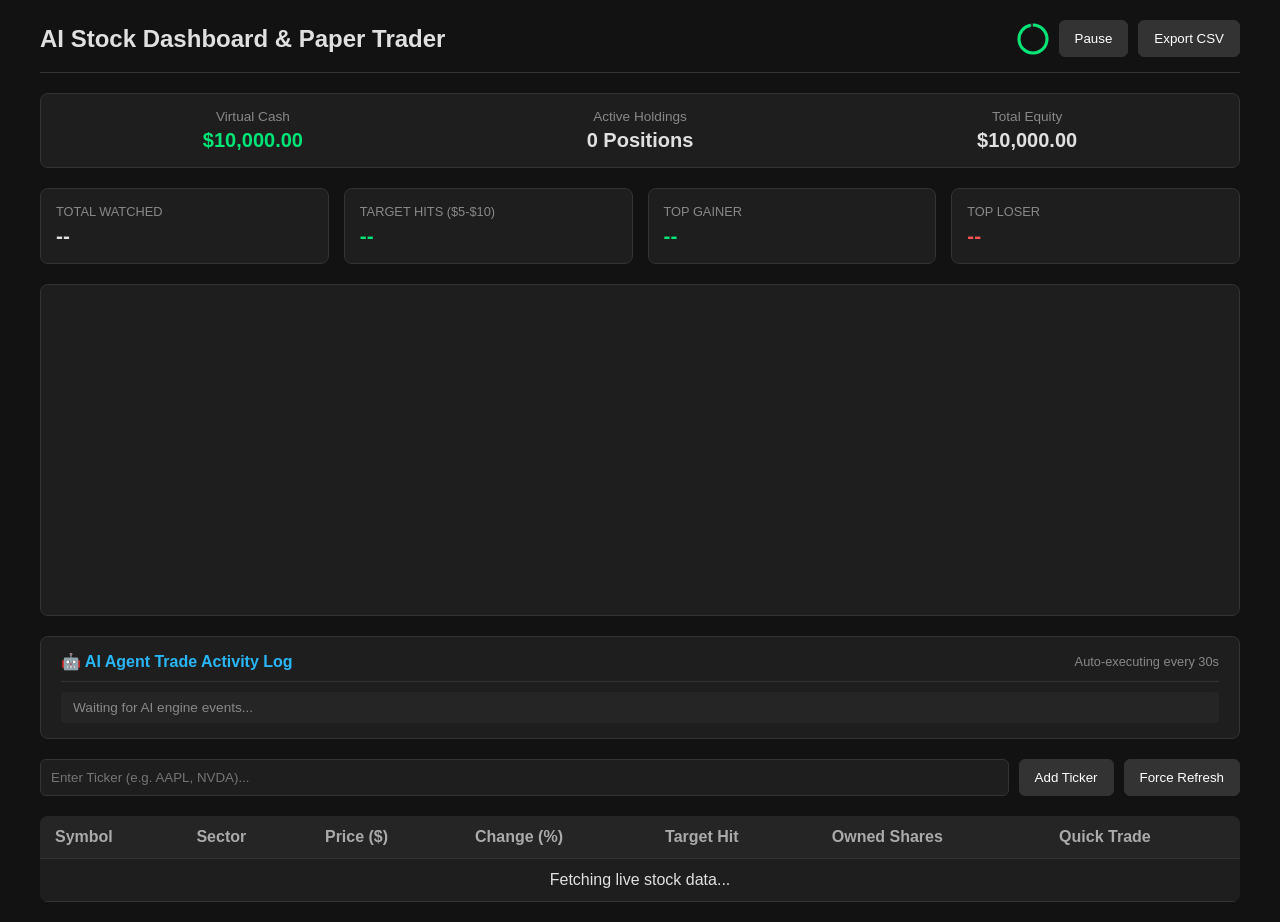
<file: index.html>
<!DOCTYPE html>
<html lang="en">
<head>
    <meta charset="UTF-8">
    <meta name="viewport" content="width=device-width, initial-scale=1.0">
    <title>AI Stock Dashboard & Paper Trader</title>
    <script src="https://cdn.plot.ly/plotly-2.27.0.min.js"></script>
    <style>
        :root {
            --bg-dark: #121212;
            --card-dark: #1e1e1e;
            --text-main: #e0e0e0;
            --accent-green: #00e676;
            --accent-red: #ff5252;
            --accent-blue: #29b6f6;
            --border-color: #333;
        }

        body {
            font-family: -apple-system, BlinkMacSystemFont, "Segoe UI", Roboto, Helvetica, Arial, sans-serif;
            background-color: var(--bg-dark);
            color: var(--text-main);
            margin: 0;
            padding: 20px;
        }

        .container { max-width: 1200px; margin: 0 auto; }

        header {
            display: flex;
            justify-content: space-between;
            align-items: center;
            border-bottom: 1px solid var(--border-color);
            padding-bottom: 15px;
            margin-bottom: 20px;
        }

        h1 { margin: 0; font-size: 1.5rem; }

        .timer-container {
            display: flex;
            align-items: center;
            gap: 10px;
        }

        .svg-ring { transform: rotate(-90deg); }
        .ring-bg { stroke: #333; fill: none; stroke-width: 3; }
        .ring-progress { stroke: var(--accent-green); fill: none; stroke-width: 3; stroke-dasharray: 88; stroke-dashoffset: 0; transition: stroke-dashoffset 1s linear; }

        /* Portfolio Card */
        .portfolio-card {
            background-color: var(--card-dark);
            border: 1px solid var(--border-color);
            border-radius: 8px;
            padding: 15px 20px;
            margin-bottom: 20px;
            display: flex;
            justify-content: space-around;
            align-items: center;
            text-align: center;
        }

        .portfolio-stat { display: flex; flex-direction: column; }
        .portfolio-stat .label { font-size: 0.85rem; color: #888; margin-bottom: 5px; }
        .portfolio-stat .val { font-size: 1.25rem; font-weight: bold; }

        /* KPI Cards */
        .kpi-container {
            display: grid;
            grid-template-columns: repeat(auto-fit, minmax(200px, 1fr));
            gap: 15px;
            margin-bottom: 20px;
        }

        .kpi-card {
            background-color: var(--card-dark);
            border: 1px solid var(--border-color);
            padding: 15px;
            border-radius: 8px;
        }

        .kpi-title { font-size: 0.8rem; color: #888; text-transform: uppercase; }
        .kpi-value { font-size: 1.3rem; font-weight: bold; margin-top: 5px; }

        /* Heatmap */
        #chart-container {
            background-color: var(--card-dark);
            border: 1px solid var(--border-color);
            border-radius: 8px;
            padding: 15px;
            margin-bottom: 20px;
            min-height: 300px;
        }

        /* AI Trade Feed Box */
        .ai-feed-card {
            background-color: var(--card-dark);
            border: 1px solid var(--border-color);
            border-radius: 8px;
            padding: 15px 20px;
            margin-bottom: 20px;
        }

        .ai-feed-header {
            display: flex;
            justify-content: space-between;
            align-items: center;
            border-bottom: 1px solid var(--border-color);
            padding-bottom: 10px;
            margin-bottom: 10px;
        }

        .ai-feed-title { font-size: 1rem; font-weight: bold; color: var(--accent-blue); }

        .ai-feed-list {
            max-height: 160px;
            overflow-y: auto;
            display: flex;
            flex-direction: column;
            gap: 8px;
        }

        .ai-feed-item {
            font-size: 0.85rem;
            padding: 8px 12px;
            background: #252525;
            border-radius: 4px;
            display: flex;
            justify-content: space-between;
            align-items: center;
        }

        .badge {
            padding: 2px 6px;
            border-radius: 4px;
            font-weight: bold;
            font-size: 0.75rem;
        }

        .badge-buy { background-color: rgba(0, 230, 118, 0.2); color: var(--accent-green); }
        .badge-sell { background-color: rgba(255, 82, 82, 0.2); color: var(--accent-red); }

        /* Controls */
        .controls { display: flex; gap: 10px; margin-bottom: 20px; }

        input[type="text"] {
            background: var(--card-dark);
            border: 1px solid var(--border-color);
            color: #fff;
            padding: 10px;
            border-radius: 6px;
            flex-grow: 1;
        }

        button {
            background-color: #333;
            color: #fff;
            border: 1px solid var(--border-color);
            padding: 10px 15px;
            border-radius: 6px;
            cursor: pointer;
        }

        button:hover { background-color: #444; }
        button.btn-buy { background-color: rgba(0, 230, 118, 0.2); color: var(--accent-green); border-color: var(--accent-green); }
        button.btn-sell { background-color: rgba(255, 82, 82, 0.2); color: var(--accent-red); border-color: var(--accent-red); }

        /* Table */
        table {
            width: 100%;
            border-collapse: collapse;
            background-color: var(--card-dark);
            border-radius: 8px;
            overflow: hidden;
        }

        th, td { padding: 12px 15px; text-align: left; border-bottom: 1px solid var(--border-color); }
        th { background-color: #252525; color: #aaa; }
        tr:hover { background-color: #2a2a2a; cursor: pointer; }

        .green { color: var(--accent-green); }
        .red { color: var(--accent-red); }
        .action-btns { display: flex; gap: 5px; }
        .action-btns button { padding: 4px 8px; font-size: 0.8rem; }
    </style>
</head>
<body>

<div class="container">
    <header>
        <h1>AI Stock Dashboard & Paper Trader</h1>
        <div class="timer-container">
            <svg class="svg-ring" width="32" height="32">
                <circle class="ring-bg" cx="16" cy="16" r="14"></circle>
                <circle id="timer-progress" class="ring-progress" cx="16" cy="16" r="14"></circle>
            </svg>
            <button id="pause-btn" onclick="togglePause()">Pause</button>
            <button onclick="exportToCSV()">Export CSV</button>
        </div>
    </header>

    <!-- PORTFOLIO CARD -->
    <div class="portfolio-card">
        <div class="portfolio-stat">
            <span class="label">Virtual Cash</span>
            <span class="val green" id="portfolio-cash">$10,000.00</span>
        </div>
        <div class="portfolio-stat">
            <span class="label">Active Holdings</span>
            <span class="val" id="portfolio-holdings-count">0 Positions</span>
        </div>
        <div class="portfolio-stat">
            <span class="label">Total Equity</span>
            <span class="val" id="portfolio-total-equity">$10,000.00</span>
        </div>
    </div>

    <!-- KPI STRIP -->
    <div class="kpi-container">
        <div class="kpi-card"><div class="kpi-title">Total Watched</div><div class="kpi-value" id="kpi-total">--</div></div>
        <div class="kpi-card"><div class="kpi-title">Target Hits ($5-$10)</div><div class="kpi-value green" id="kpi-hits">--</div></div>
        <div class="kpi-card"><div class="kpi-title">Top Gainer</div><div class="kpi-value green" id="kpi-gainer">--</div></div>
        <div class="kpi-card"><div class="kpi-title">Top Loser</div><div class="kpi-value red" id="kpi-loser">--</div></div>
    </div>

    <!-- HEATMAP -->
    <div id="chart-container"></div>

    <!-- AI TRADE FEED / ACTIVITY LOG -->
    <div class="ai-feed-card">
        <div class="ai-feed-header">
            <span class="ai-feed-title">🤖 AI Agent Trade Activity Log</span>
            <span style="font-size: 0.8rem; color: #888;">Auto-executing every 30s</span>
        </div>
        <div class="ai-feed-list" id="ai-feed-list">
            <div class="ai-feed-item" style="color: #888;">Waiting for AI engine events...</div>
        </div>
    </div>

    <!-- CONTROLS -->
    <div class="controls">
        <input type="text" id="ticker-input" placeholder="Enter Ticker (e.g. AAPL, NVDA)...">
        <button onclick="addTicker()">Add Ticker</button>
        <button onclick="fetchDashboardData()">Force Refresh</button>
    </div>

    <!-- TABLE -->
    <table>
        <thead>
            <tr>
                <th>Symbol</th>
                <th>Sector</th>
                <th>Price ($)</th>
                <th>Change (%)</th>
                <th>Target Hit</th>
                <th>Owned Shares</th>
                <th>Quick Trade</th>
            </tr>
        </thead>
        <tbody id="stock-table-body">
            <tr><td colspan="7" style="text-align:center;">Fetching live stock data...</td></tr>
        </tbody>
    </table>
</div>

<script>
    const API_BASE = window.location.hostname === "127.0.0.1" || window.location.hostname === "localhost"
        ? "http://127.0.0.1:8501"
        : "https://my-stock-tracker-api.onrender.com";

    let currentlyDisplayedStocks = [];
    let currentPortfolio = { cash: 10000, holdings: {} };
    let countdown = 30;
    let isPaused = false;
    let timerInterval = null;

    function startTimer() {
        if (timerInterval) clearInterval(timerInterval);
        timerInterval = setInterval(() => {
            if (!isPaused) {
                countdown--;
                const circle = document.getElementById("timer-progress");
                if (circle) circle.style.strokeDashoffset = 88 - (countdown / 30) * 88;

                if (countdown <= 0) {
                    countdown = 30;
                    fetchDashboardData();
                }
            }
        }, 1000);
    }

    function togglePause() {
        isPaused = !isPaused;
        document.getElementById("pause-btn").innerText = isPaused ? "Resume" : "Pause";
    }

    async function fetchPortfolio() {
        try {
            const res = await fetch(`${API_BASE}/portfolio`);
            if (res.ok) {
                currentPortfolio = await res.json();
                updatePortfolioUI();
            }
        } catch (err) {
            console.error("Error fetching portfolio:", err);
        }
    }

    async function fetchAIStatus() {
        try {
            const res = await fetch(`${API_BASE}/ai-status`);
            if (res.ok) {
                const data = await res.json();
                renderAIFeed(data.recent_trades || []);
            }
        } catch (err) {
            console.error("Error fetching AI status:", err);
        }
    }

    function renderAIFeed(trades) {
        const feedList = document.getElementById("ai-feed-list");
        if (!trades || trades.length === 0) {
            feedList.innerHTML = `<div class="ai-feed-item" style="color: #888;">No recent AI trades triggered. Monitoring conditions...</div>`;
            return;
        }

        feedList.innerHTML = "";
        // Render newest trades first
        [...trades].reverse().forEach(t => {
            const isBuy = t.type.includes("BUY");
            const badgeClass = isBuy ? "badge-buy" : "badge-sell";

            const item = document.createElement("div");
            item.className = "ai-feed-item";
            item.innerHTML = `
                <div>
                    <span class="badge ${badgeClass}">${t.type}</span>
                    <strong style="margin-left: 8px;">${t.symbol}</strong>
                    <span style="color: #aaa; margin-left: 5px;">${t.shares} shares @ $${t.price.toFixed(2)}</span>
                </div>
                <div style="font-size: 0.8rem; color: #888;">Reason: ${t.reason}</div>
            `;
            feedList.appendChild(item);
        });
    }

    function updatePortfolioUI() {
        document.getElementById("portfolio-cash").innerText = `$${currentPortfolio.cash.toFixed(2)}`;
        const keys = Object.keys(currentPortfolio.holdings || {});
        document.getElementById("portfolio-holdings-count").innerText = `${keys.length} Positions`;

        let holdingsVal = 0;
        keys.forEach(s => {
            const holding = currentPortfolio.holdings[s];
            const stock = currentlyDisplayedStocks.find(st => st.symbol === s);
            const price = (stock && stock.price > 0) ? stock.price : holding.avg_price;
            holdingsVal += holding.shares * price;
        });

        document.getElementById("portfolio-total-equity").innerText = `$${(currentPortfolio.cash + holdingsVal).toFixed(2)}`;
    }

    async function fetchDashboardData() {
        try {
            const res = await fetch(`${API_BASE}/stocks`);
            if (res.ok) {
                currentlyDisplayedStocks = await res.json();
                await fetchPortfolio();
                await fetchAIStatus();
                updateKPIs();
                renderHeatmap();
                renderTable();
            }
        } catch (err) {
            console.error("Error fetching dashboard data:", err);
        }
    }

    function updateKPIs() {
        if (!currentlyDisplayedStocks.length) return;
        document.getElementById("kpi-total").innerText = currentlyDisplayedStocks.length;
        const hits = currentlyDisplayedStocks.filter(s => s.target_hit).length;
        document.getElementById("kpi-hits").innerText = hits;

        const sorted = [...currentlyDisplayedStocks].sort((a, b) => b.change - a.change);
        document.getElementById("kpi-gainer").innerText = `${sorted[0].symbol} (${sorted[0].change > 0 ? '+' : ''}${sorted[0].change}%)`;
        document.getElementById("kpi-loser").innerText = `${sorted[sorted.length - 1].symbol} (${sorted[sorted.length - 1].change > 0 ? '+' : ''}${sorted[sorted.length - 1].change}%)`;
    }

    function renderHeatmap() {
        const validStocks = currentlyDisplayedStocks.filter(s => s.price > 0);
        if (!validStocks.length) return;

        const sectors = [...new Set(validStocks.map(s => s.sector))];
        const labels = ["Sectors", ...sectors, ...validStocks.map(s => s.symbol)];
        const parents = ["", ...sectors.map(() => "Sectors"), ...validStocks.map(s => s.sector)];
        const values = [0, ...sectors.map(() => 0), ...validStocks.map(s => s.price)];

        const sectorChanges = sectors.map(sec => {
            const secStocks = validStocks.filter(s => s.sector === sec);
            return secStocks.reduce((acc, curr) => acc + curr.change, 0) / secStocks.length;
        });

        const colorVals = [0, ...sectorChanges, ...validStocks.map(s => s.change)];

        const data = [{
            type: "sunburst",
            labels: labels,
            parents: parents,
            values: values,
            marker: {
                colors: colorVals,
                colorscale: [
                    [0.0, "#ff5252"],
                    [0.5, "#444444"],
                    [1.0, "#00e676"]
                ],
                cmin: -3,
                cmax: 3,
                cmid: 0,
                showscale: false
            },
            hoverinfo: "label+value",
            textfont: { color: "#ffffff" }
        }];

        const layout = {
            margin: { l: 10, r: 10, b: 10, t: 10 },
            paper_bgcolor: "#1e1e1e",
            plot_bgcolor: "#1e1e1e",
            font: { color: "#e0e0e0" }
        };

        Plotly.newPlot("chart-container", data, layout, { responsive: true, displayModeBar: false });
    }

    function renderTable() {
        const tbody = document.getElementById("stock-table-body");
        tbody.innerHTML = "";

        currentlyDisplayedStocks.forEach(s => {
            const isGreen = s.change >= 0;
            const changeClass = isGreen ? "green" : "red";
            const changeSign = isGreen ? "+" : "";
            const owned = currentPortfolio.holdings[s.symbol] ? currentPortfolio.holdings[s.symbol].shares : 0;

            const tr = document.createElement("tr");
            tr.innerHTML = `
                <td><strong>${s.symbol}</strong></td>
                <td>${s.sector}</td>
                <td>$${s.price ? s.price.toFixed(2) : "0.00"}</td>
                <td class="${changeClass}">${changeSign}${s.change ? s.change.toFixed(2) : "0.00"}%</td>
                <td>${s.target_hit ? '<span class="green">YES</span>' : 'NO'}</td>
                <td><strong>${owned}</strong></td>
                <td class="action-btns" onclick="event.stopPropagation()">
                    <button class="btn-buy" onclick="executeTrade('${s.symbol}', 'buy')">Buy 10</button>
                    <button class="btn-sell" onclick="executeTrade('${s.symbol}', 'sell')">Sell 10</button>
                </td>
            `;
            tbody.appendChild(tr);
        });
    }

    async function executeTrade(symbol, type) {
        try {
            const response = await fetch(`${API_BASE}/${type}`, {
                method: "POST",
                headers: { "Content-Type": "application/json" },
                body: JSON.stringify({ ticker: symbol, shares: 10 })
            });
            const data = await response.json();
            if (!response.ok) {
                alert(data.detail || "Trade failed");
                return;
            }
            alert(data.message);
            await fetchDashboardData();
        } catch (err) {
            alert("Error connecting to trading server.");
        }
    }

    async function addTicker() {
        const input = document.getElementById("ticker-input");
        const symbol = input.value.trim().toUpperCase();
        if (!symbol) return;

        const currentSymbols = currentlyDisplayedStocks.map(s => s.symbol);
        if (currentSymbols.includes(symbol)) {
            alert("Ticker already exists!");
            return;
        }

        currentSymbols.push(symbol);
        input.value = "";

        try {
            const res = await fetch(`${API_BASE}/stocks?tickers=${currentSymbols.join(",")}`);
            if (res.ok) {
                currentlyDisplayedStocks = await res.json();
                renderTable();
                renderHeatmap();
                updateKPIs();
            }
        } catch (err) {
            alert("Failed to add ticker.");
        }
    }

    function exportToCSV() {
        if (!currentlyDisplayedStocks || currentlyDisplayedStocks.length === 0) {
            alert("No data available to export.");
            return;
        }

        const headers = ["Symbol", "Sector", "Price", "Change Percent", "Target Hit", "Owned Shares"];
        const csvRows = [
            headers.map(h => `"${h}"`).join(","),
            ...currentlyDisplayedStocks.map(s => {
                const owned = currentPortfolio.holdings[s.symbol] ? currentPortfolio.holdings[s.symbol].shares : 0;
                return [
                    `"${s.symbol}"`,
                    `"${s.sector}"`,
                    `"${s.price.toFixed(2)}"`,
                    `"${s.change.toFixed(2)}"`,
                    `"${s.target_hit ? "YES" : "NO"}"`,
                    `"${owned}"`
                ].join(",");
            })
        ];

        const csvString = "\uFEFF" + csvRows.join("\r\n");
        const blob = new Blob([csvString], { type: "text/csv;charset=utf-8;" });
        const url = URL.createObjectURL(blob);
        const link = document.createElement("a");
        link.setAttribute("href", url);
        link.setAttribute("download", `paper_portfolio_${new Date().toISOString().slice(0, 10)}.csv`);
        document.body.appendChild(link);
        link.click();
        document.body.removeChild(link);
        URL.revokeObjectURL(url);
    }

    // Init
    fetchDashboardData();
    startTimer();
	
	async function toggleAIEngine() {
    try {
        const res = await fetch(`${API_BASE}/toggle-ai`, { method: "POST" });
        const data = await res.json();
        const btn = document.getElementById("ai-toggle-btn");
        if (data.active) {
            btn.innerText = "AI: ON";
            btn.style.backgroundColor = "var(--accent-green)";
            btn.style.color = "#000";
        } else {
            btn.innerText = "AI: OFF";
            btn.style.backgroundColor = "var(--accent-red)";
            btn.style.color = "#fff";
        }
    } catch (err) {
        alert("Failed to toggle AI state.");
    }
}

async function resetPortfolio() {
    if (!confirm("Are you sure you want to reset cash back to $10,000 and clear holdings?")) return;
    try {
        await fetch(`${API_BASE}/reset-portfolio`, { method: "POST" });
        await fetchDashboardData();
    } catch (err) {
        alert("Failed to reset portfolio.");
    }
}
</script>
</body>
</html>
</file>
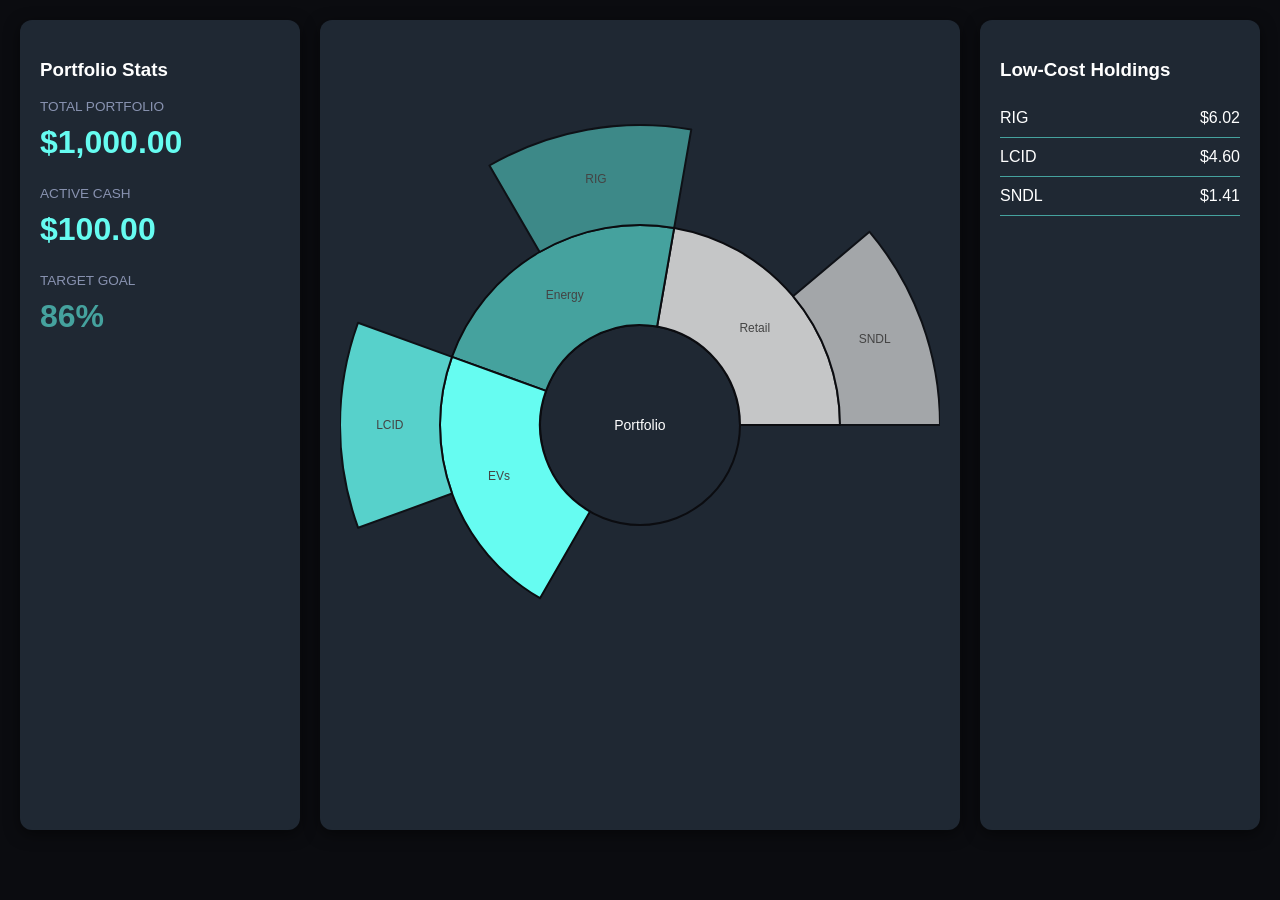
<file: dashboard.html>
<!DOCTYPE html>
<html lang="en">
<head>
    <meta charset="UTF-8">
    <title>Financial Statistics & Stock Dashboard</title>
    <!-- Load Plotly.js for dark-theme interactive sunburst visual -->
    <script src="https://cdn.plot.ly/plotly-2.27.0.min.js"></script>
    <style>
        body {
            background-color: #0b0c10;
            color: #ffffff;
            font-family: 'Segoe UI', Tahoma, Geneva, Verdana, sans-serif;
            margin: 0;
            padding: 20px;
        }
        .dashboard-container {
            display: grid;
            grid-template-columns: 280px 1fr 280px;
            gap: 20px;
            height: 90vh;
        }
        .card {
            background: #1f2833;
            border-radius: 12px;
            padding: 20px;
            box-shadow: 0 4px 15px rgba(0,0,0,0.5);
        }
        .kpi-title { color: #8892b0; font-size: 0.85em; text-transform: uppercase; }
        .kpi-value { font-size: 2em; font-weight: bold; margin: 10px 0; color: #66fcf1; }
        .ticker-row {
            display: flex; justify-content: space-between;
            padding: 10px 0; border-bottom: 1px solid #45a29e;
        }
    </style>
</head>
<body>

    <div class="dashboard-container">
        <!-- Left Column: Key Performance Indicators -->
        <div class="card">
            <h3>Portfolio Stats</h3>
            <div style="margin-bottom: 25px;">
                <div class="kpi-title">Total Portfolio</div>
                <div class="kpi-value">$1,000.00</div>
            </div>
            <div style="margin-bottom: 25px;">
                <div class="kpi-title">Active Cash</div>
                <div class="kpi-value">$100.00</div>
            </div>
            <div>
                <div class="kpi-title">Target Goal</div>
                <div class="kpi-value" style="color: #45a29e;">86%</div>
            </div>
        </div>

        <!-- Center Column: Sunburst Radial Chart -->
        <div class="card" id="sunburstChart"></div>

        <!-- Right Column: Live Low-Cost Tickers -->
        <div class="card">
            <h3>Low-Cost Holdings</h3>
            <div class="ticker-row"><span>RIG</span> <span>$6.02</span></div>
            <div class="ticker-row"><span>LCID</span> <span>$4.60</span></div>
            <div class="ticker-row"><span>SNDL</span> <span>$1.41</span></div>
        </div>
    </div>

    <script>
        // Data structure mapping Portfolio -> Sectors -> Individual Tickers
        var data = [{
            type: "sunburst",
            labels: ["Portfolio", "Energy", "EVs", "Retail", "RIG", "LCID", "SNDL"],
            parents: ["", "Portfolio", "Portfolio", "Portfolio", "Energy", "EVs", "Retail"],
            values:  [1000, 333, 333, 334, 333, 333, 334],
            outsidetextfont: {size: 14, color: "#ffffff"},
            leaf: {opacity: 0.8},
            marker: {
                line: {width: 2, color: "#0b0c10"},
                colors: ["#1f2833", "#45a29e", "#66fcf1", "#c5c6c7", "#45a29e", "#66fcf1", "#c5c6c7"]
            }
        }];

        var layout = {
            margin: {l: 0, r: 0, b: 0, t: 0},
            paper_bgcolor: "rgba(0,0,0,0)",
            plot_bgcolor: "rgba(0,0,0,0)",
            sunburstcolorway:["#66fcf1", "#45a29e"]
        };

        Plotly.newPlot('sunburstChart', data, layout, {responsive: true});
    </script>
</body>
</html>
</file>
